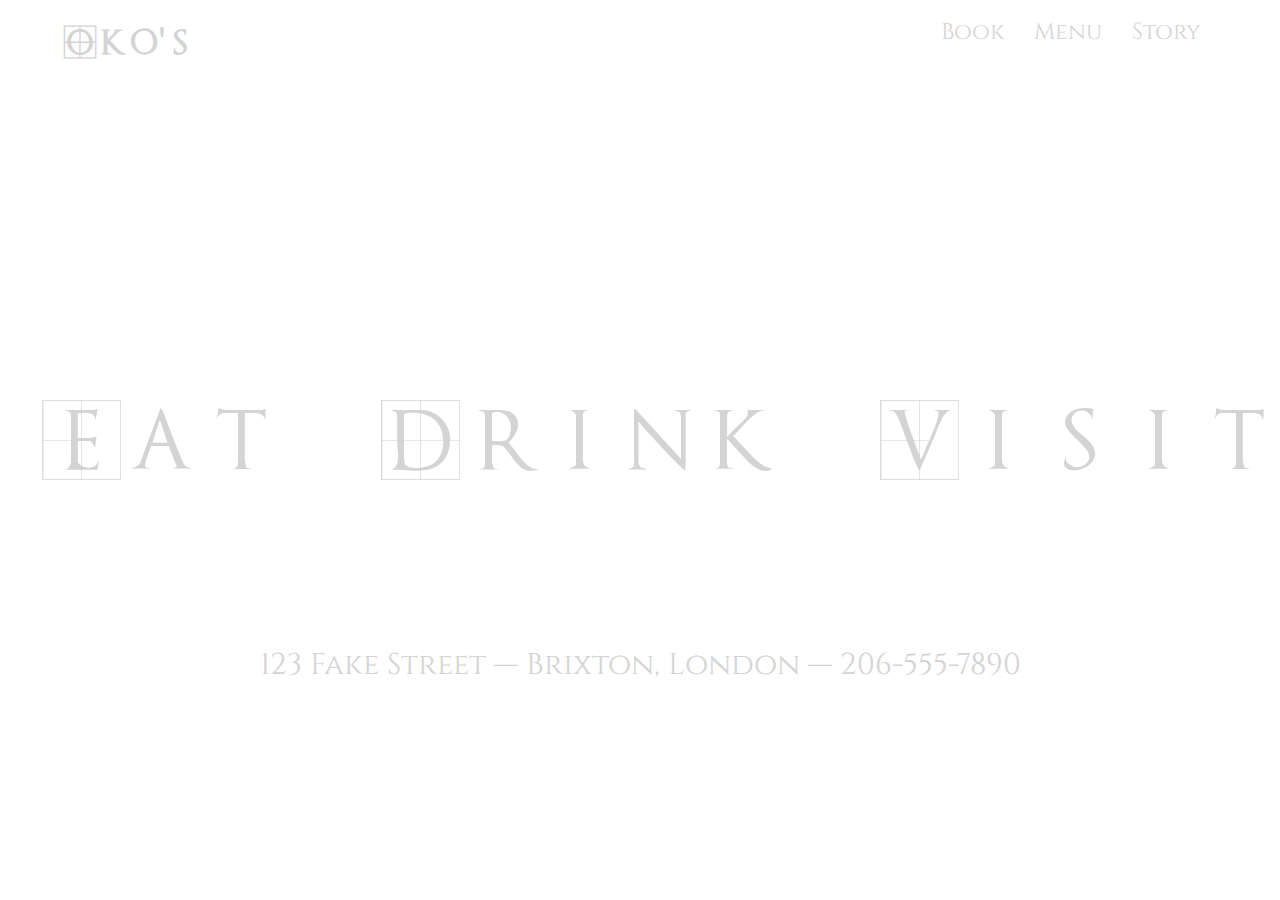
<file: index.html>
<!DOCTYPE html>
<html lang="en">
<head>
    <meta charset="UTF-8">
    <meta http-equiv="X-UA-Compatible" content="IE=edge">
    <meta name="viewport" content="width=device-width, initial-scale=1.0">
    <title>Oko's</title>
    <link rel="stylesheet" href="./css/style.css">
    <script src='./scripts/script.js' defer></script>
</head>
<body class="home-page">
    <header>
        <a href="index.html"><h1 class="logo">Oko's</h1></a>
        <nav class="nav">
            <ul class="nav-menu">
                <li><a href="./book.html">Book</a></li>
                <li><a href="./foodMenu.html">Menu</a></li>
                <li><a href="./story.html">Story</a></li>
            </ul>
            <div class="hamburger">
                <span class="bar"></span>
                <span class="bar"></span>
                <span class="bar"></span>
            </div>
        </nav>
    </header>
    <main>
        <section class="home-banner">
            <ul>
                <li id="eat" class="eat"><a href="./foodMenu.html"><span>E</span>at</a></li>
                <li id='drink' class="drink"><a href="./drinkMenu.html"><span>D</span>rink</a></li>
                <li id='visit' class="visit"><a href="./book.html"><span>V</span>isit</a></li>
            </ul>
            <p>123 Fake Street — Brixton, London — 206-555-7890</p>
        </section>
    </main>
</body>
</html>
</file>
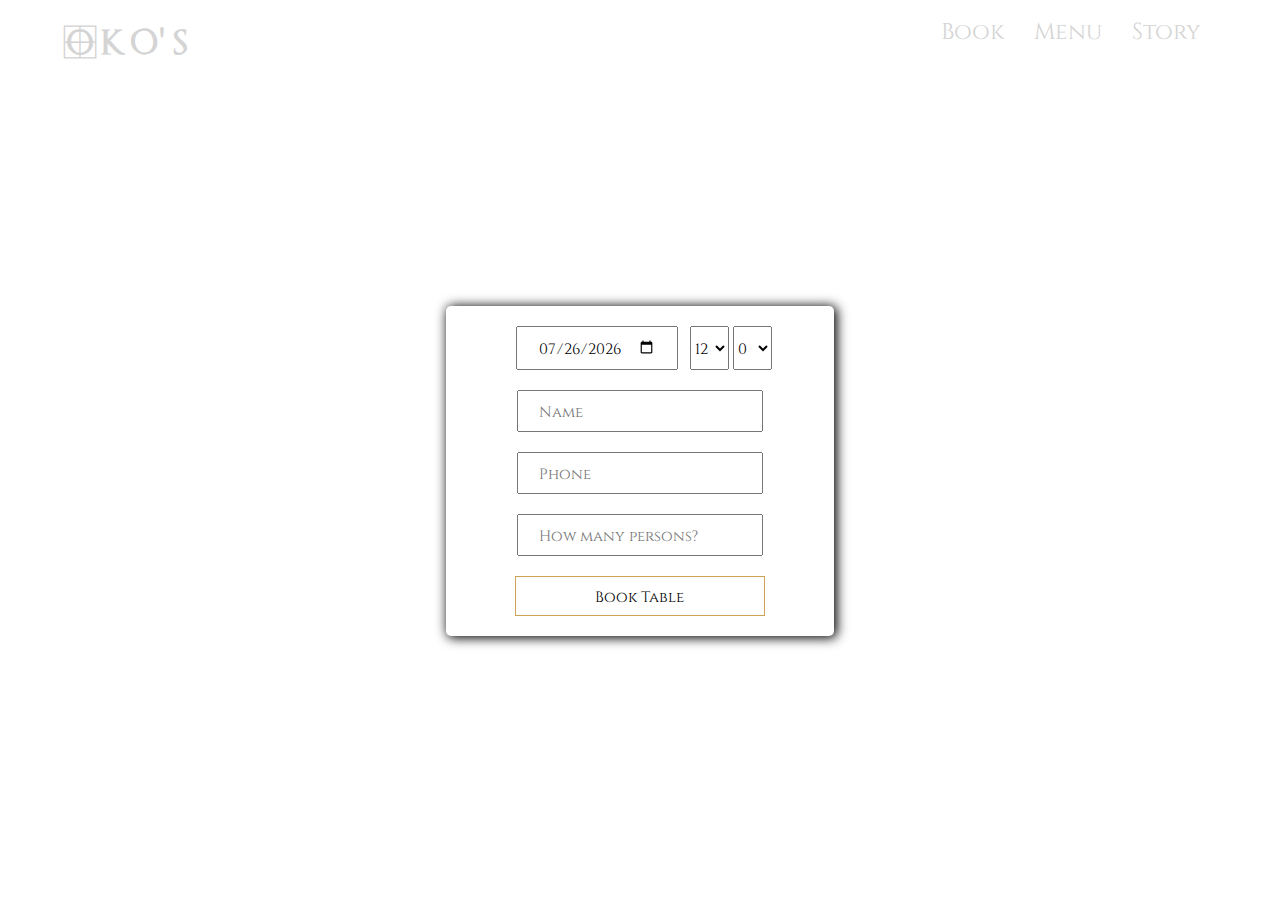
<file: book.html>
<!DOCTYPE html>
<html lang="en">
<head>
    <meta charset="UTF-8">
    <meta http-equiv="X-UA-Compatible" content="IE=edge">
    <meta name="viewport" content="width=device-width, initial-scale=1.0">
    <title>Document</title>
    <link rel="stylesheet" href="./css/style.css">
    <script defer src="./scripts/book.js"></script>
</head>
<body class="booking-page">
    <header>
        <a href="index.html"><h1 class="logo">Oko's</h1></a>
        <nav class="nav">
            <ul class="nav-menu">
                <li><a href="./book.html">Book</a></li>
                <li><a href="./foodMenu.html">Menu</a></li>
                <li><a href="./story.html">Story</a></li>
            </ul>
            <div class="hamburger">
                <span class="bar"></span>
                <span class="bar"></span>
                <span class="bar"></span>
            </div>
        </nav>
    </header>
    <main>
        <section class="booking-banner">
            <h2>Book your table now</h2>
            <artile class="booking-container">
                <!-- <figure class="form-image">
                </figure> -->
                <h2>Reservation</h2>
                <form id="myForm">
                    <input type="date" id="date" name="date"
                        value="" required>
                    <select name="hour" id="hour"></select>
                    <select name="minute" id="minute"></select>
                    <input type="text" id="fname" placeholder="Name" required>
                    <input type="number" id="phone" placeholder="Phone" required>
                    <input type="number" id="num-people" min="1" max="16" placeholder="How many persons?" required>
                    <button id="book-table" class="cta" type="submit" >Book Table</button>
                </form>
                <!-- Booking Modal -->
                <div id='myModal' class="modal">
                <!-- Modal content -->
                    <div id="modalC" class="modal-content">
                        <span class="close"></span>
                        <p>Thank you for your reservation, we will see you soon!</p>
                    </div>
                </div>
            </artile>
        </section>
    </main>
</body>
</html>
</file>
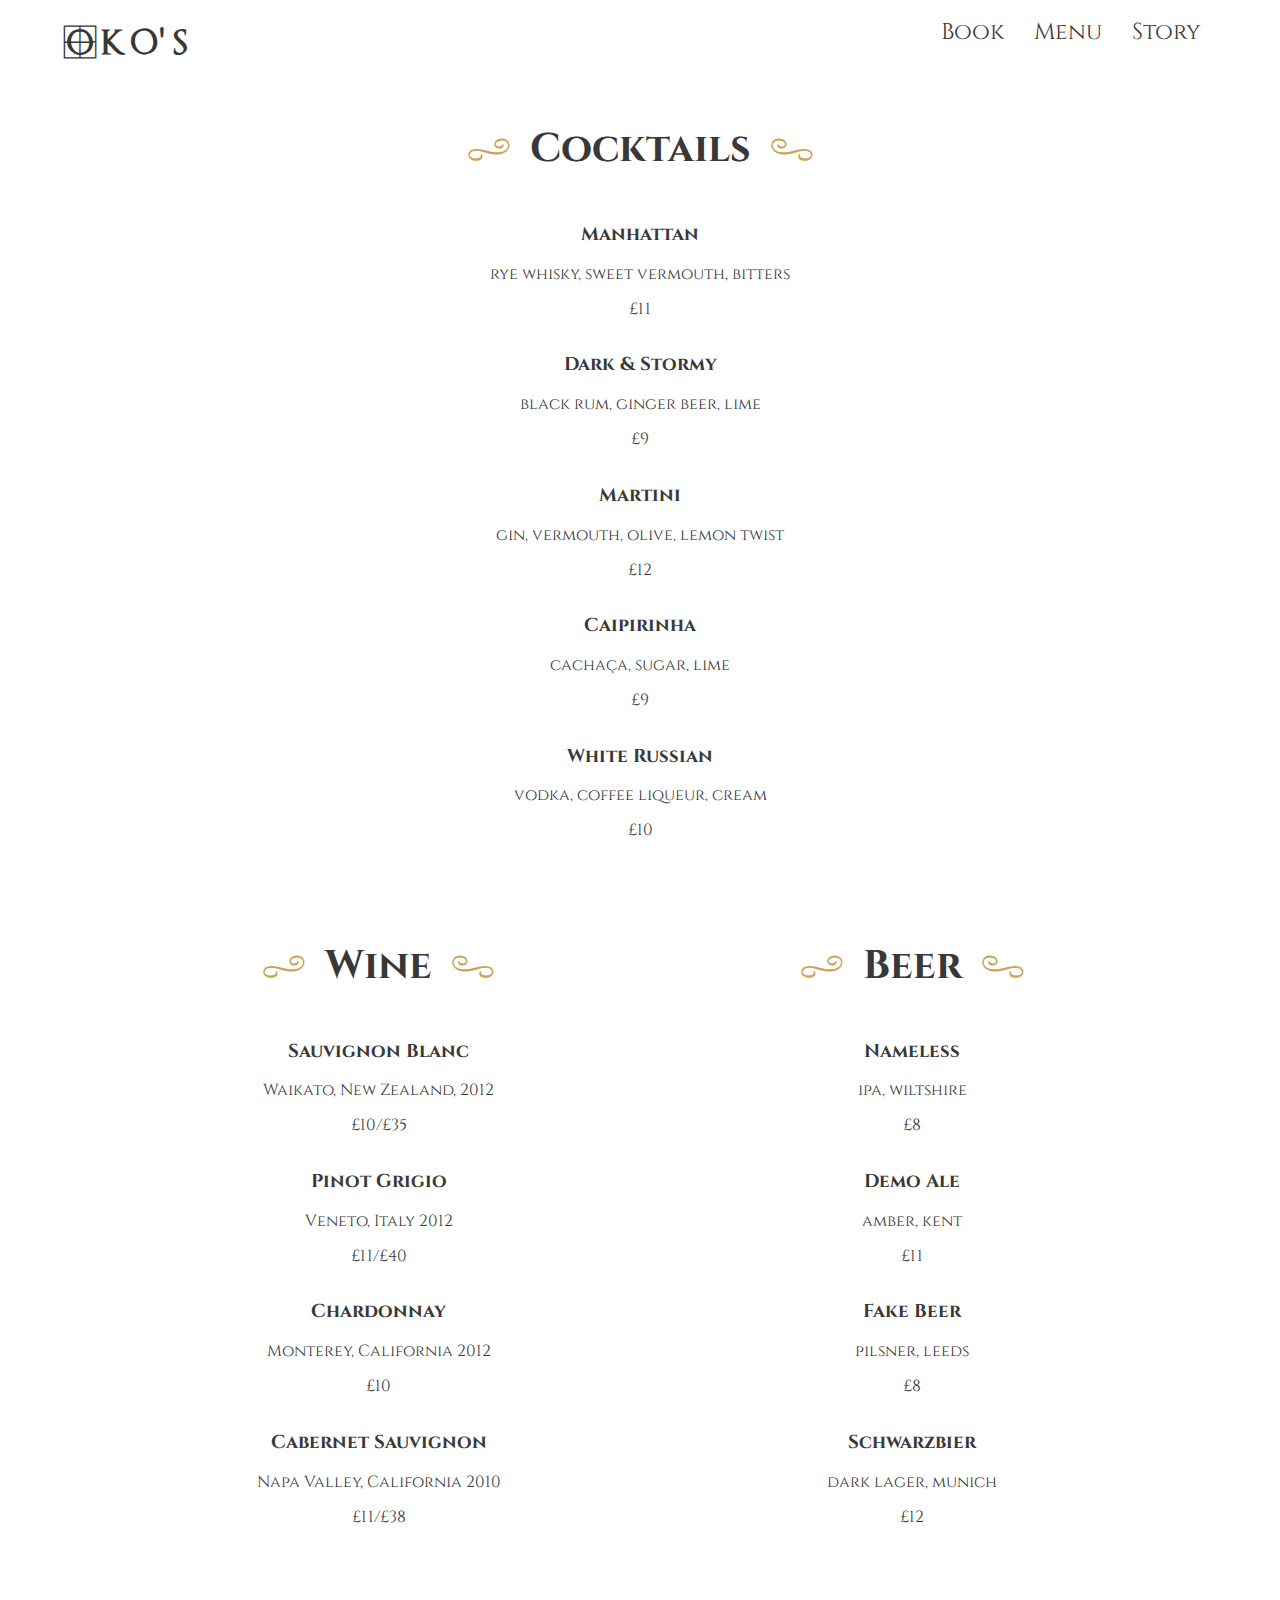
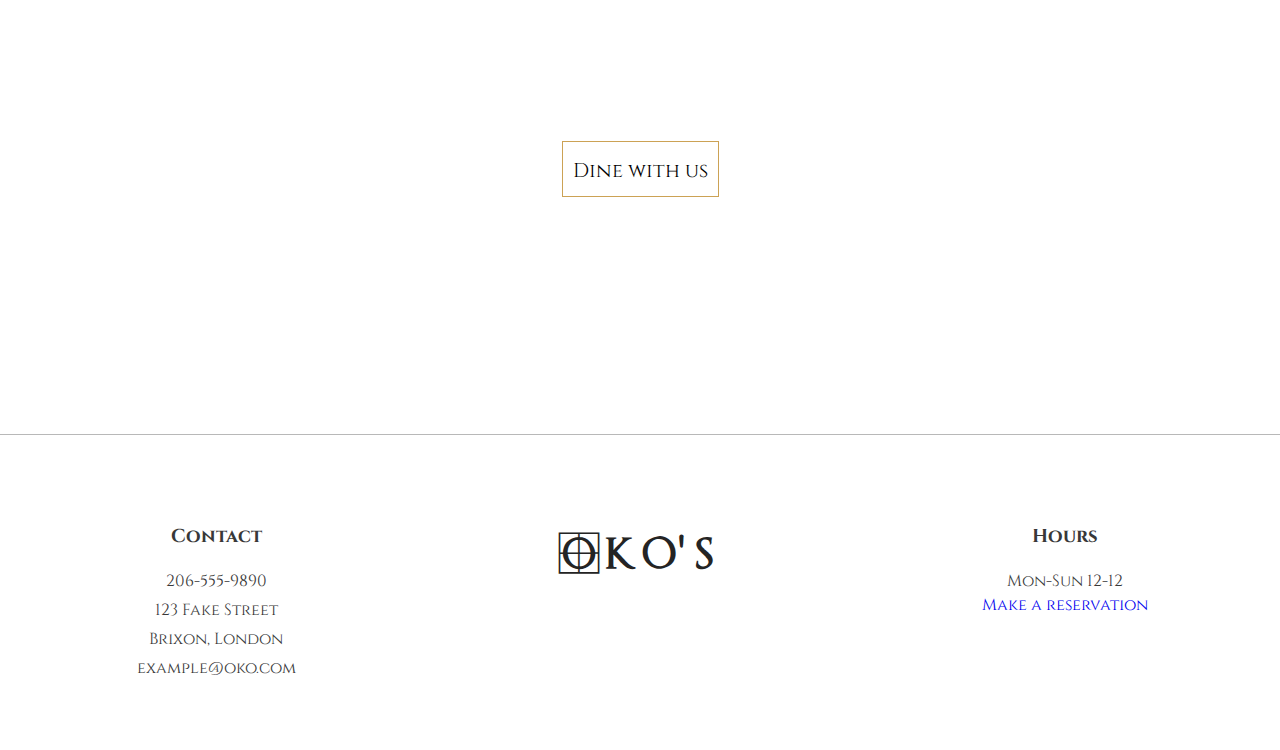
<file: drinkMenu.html>
<!DOCTYPE html>
<html lang="en">
<head>
    <meta charset="UTF-8">
    <meta http-equiv="X-UA-Compatible" content="IE=edge">
    <meta name="viewport" content="width=device-width, initial-scale=1.0">
    <title>Document</title>
    <link rel="stylesheet" href="./css/style.css">
    <script defer src="./scripts/menu.js"></script>
    

</head>
<body class="drinks-page">
    <header id="menu-header">
        <a href="index.html"><h1 id="menu-id" class="logo">Oko's</h1></a>
        <nav  class="nav">
            <ul class="nav-menu">
                <li><a href="./book.html">Book</a></li>
                <li><a href="./foodMenu.html">Menu</a></li>
                <li><a href="./story.html">Story</a></li>
            </ul>
            <div class="hamburger">
                <span class="bar"></span>
                <span class="bar"></span>
                <span class="bar"></span>
            </div>
        </nav>
    </header>
    <main class="drinks-main">
        <section class="cocktails">
            <h2 class="drink-type">Cocktails</h2>
            <article class="drink-item">
                <h3 class="drink-name">Manhattan</h3>
                <p class="drink-desc">rye whisky, sweet vermouth, bitters</p>
                <p class="drink-price">£11</p>
            </article>
            <article class="drink-item">
                <h3 class="drink-name">Dark & Stormy</h3>
                <p class="drink-desc">black rum, ginger beer, lime</p>
                <p class="drink-price">£9</p>
            </article>
            <article class="drink-item">
                <h3 class="drink-name">Martini</h3>
                <p class="drink-desc">gin, vermouth, olive, lemon twist</p>
                <p class="drink-price">£12</p>
            </article>
            <article class="drink-item">
                <h3 class="drink-name">Caipirinha</h3>
                <p class="drink-desc">cachaça, sugar, lime</p>
                <p class="drink-price">£9</p>
            </article>
            <article class="drink-item">
                <h3 class="drink-name">White Russian</h3>
                <p class="drink-desc">vodka, coffee liqueur, cream</p>
                <p class="drink-price">£10</p>
            </article>
        </section>
        <section class="wine-beer">
            <section class="wine">
                <h2 class="drink-type">Wine</h2>
                <article class="drink-item">
                    <h3 class="drink-name">Sauvignon Blanc</h3>
                    <p class="drink-desc">Waikato, New Zealand, 2012</p>
                    <p class="drink-price">£10/£35</p>
                </article>
                <article class="drink-item">
                    <h3 class="drink-name">Pinot Grigio</h3>
                    <p class="drink-desc">Veneto, Italy 2012</p>
                    <p class="drink-price">£11/£40</p>
                </article>
                <article class="drink-item">
                    <h3 class="drink-name">Chardonnay</h3>
                    <p class="drink-desc">Monterey, California 2012</p>
                    <p class="drink-price">£10</p>
                </article>
                <article class="drink-item">
                    <h3 class="drink-name">Cabernet Sauvignon</h3>
                    <p class="drink-desc">Napa Valley, California 2010</p>
                    <p class="drink-price">£11/£38</p>
                </article>
            </section>
            <section class="beer">
                <h2 class="drink-type">Beer</h2>
                <article class="drink-item">
                    <h3 class="drink-name">Nameless</h3>
                    <p class="drink-desc">ipa, wiltshire</p>
                    <p class="drink-price">£8</p>
                </article>
                <article class="drink-item">
                    <h3 class="drink-name">Demo Ale</h3>
                    <p class="drink-desc">amber, kent</p>
                    <p class="drink-price">£11</p>
                </article>
                <article class="drink-item">
                    <h3 class="drink-name">Fake Beer</h3>
                    <p class="drink-desc">pilsner, leeds</p>
                    <p class="drink-price">£8</p>
                </article>
                <article class="drink-item">
                    <h3 class="drink-name">Schwarzbier</h3>
                    <p class="drink-desc">dark lager, munich</p>
                    <p class="drink-price">£12</p>
                </article>
            </section>
        </section>
        <a href="./book.html">
            <button class="cta">Dine with us</button>
        </a>
    </main>
    <footer>
        <aside class="contact">
            <h3>Contact</h3>
            <p>206-555-9890</p>
            <p>123 Fake Street</p>
            <p>Brixon, London</p>
            <p>example@oko.com</p>
        </aside>
        <section id="footer-logo">
            <h1>Oko's</h1>
        </section>
        <aside class="hours">
            <h3>Hours</h3>
            <p>Mon-Sun 12-12</p>
            <a href="./book.html">Make a reservation</a>
        </aside>
    </footer>
</body>
</html>
</file>
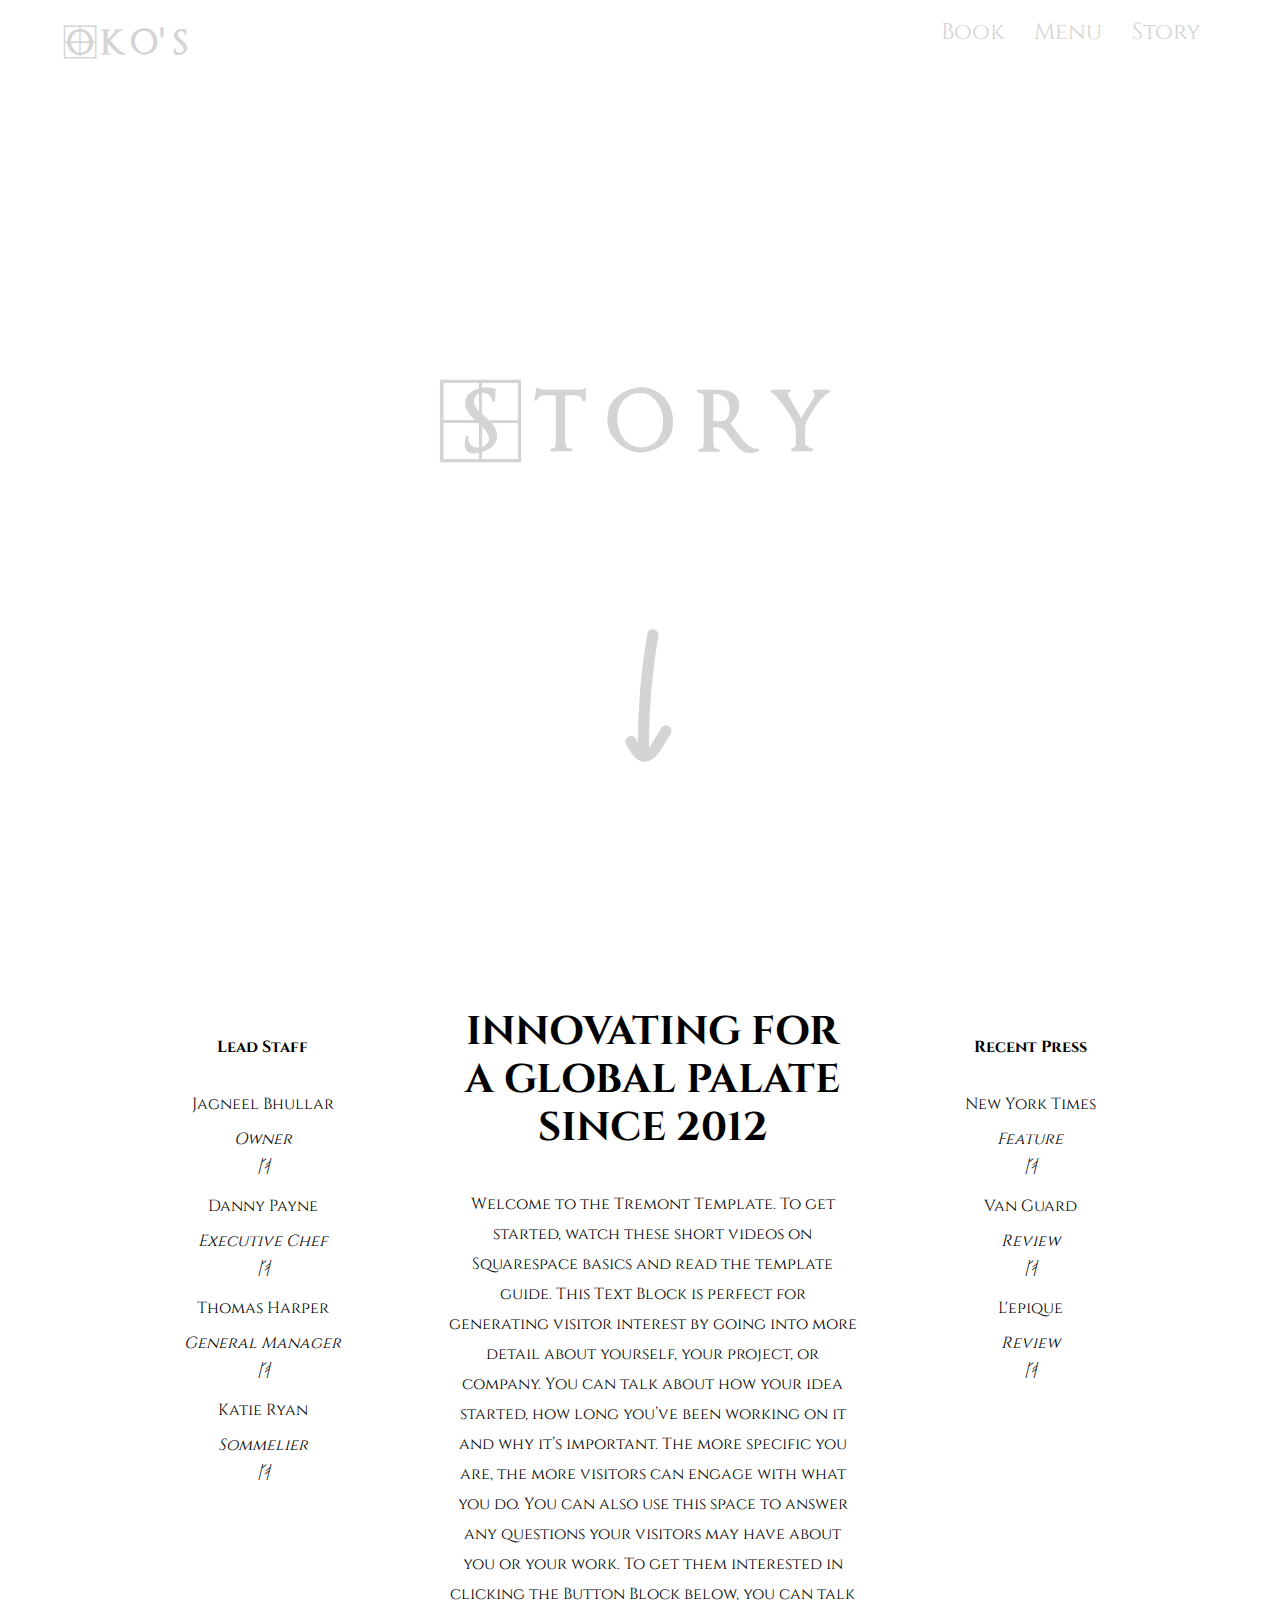
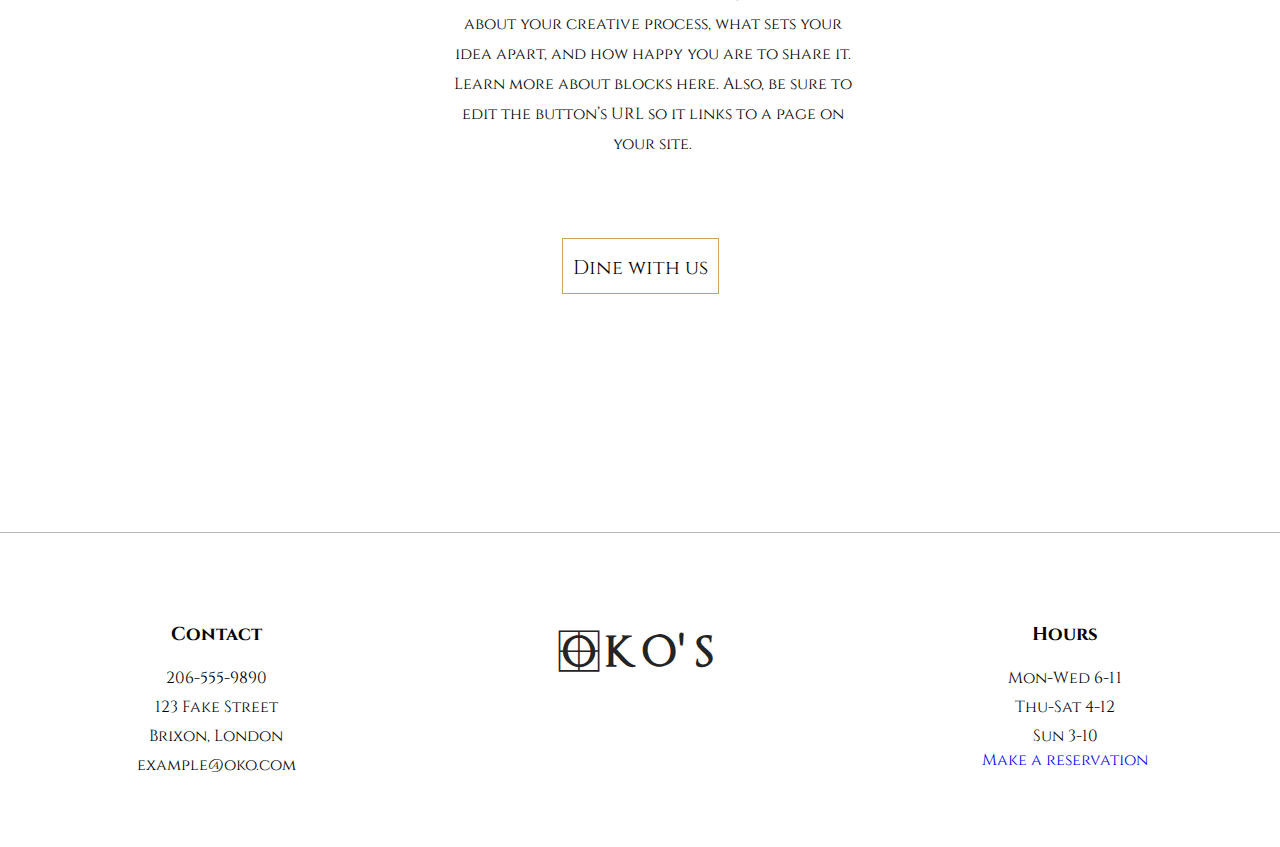
<file: story.html>
<!DOCTYPE html>
<html lang="en">
<head>
    <meta charset="UTF-8">
    <meta http-equiv="X-UA-Compatible" content="IE=edge">
    <meta name="viewport" content="width=device-width, initial-scale=1.0">
    <title>Story</title>
    <link rel="stylesheet" href="./css/style.css">
    <script src='./scripts/story.js' defer></script>
</head>
<body class="story-body">
    <section class="story-banner">
        <header>
            <a href="index.html"><h1 id="story-logo" class="logo">Oko's</h1></a>
            <nav class="nav">
                <ul class="nav-menu">
                    <li><a href="./book.html">Book</a></li>
                    <li><a href="./foodMenu.html">Menu</a></li>
                    <li><a href="./story.html">Story</a></li>
                </ul>
                <div class="hamburger">
                    <span class="bar"></span>
                    <span class="bar"></span>
                    <span class="bar"></span>
                </div>
            </nav>
        </header>
    <h2 id="banner-heading" class='show'>Story</h2>
    <h2 id="arrow" class="show">P</h2>
    </section>
    <main class="story-main">
        <section class="story-details">
            <aside class="staff">
                <h4>Lead Staff</h4>
                <p>Jagneel Bhullar</p>
                <em>Owner</em>
                <p>Danny Payne</p>
                <em>Executive Chef</em>
                <p>Thomas Harper</p>
                <em>General Manager</em>
                <p>Katie Ryan</p>
                <em>Sommelier</em>
            </aside>
            <article class="story-art">
                <h3>
                    INNOVATING FOR A GLOBAL PALATE SINCE 2012
                </h3>
                <p>Welcome to the Tremont Template. To get started, watch these short videos on Squarespace basics and read the template guide. This Text Block is perfect for generating visitor interest by going into more detail about yourself, your project, or company. You can talk about how your idea started, how long you’ve been working on it and why it’s important. The more specific you are, the more visitors can engage with what you do.
                    You can also use this space to answer any questions your visitors may have about you or your work. To get them interested in clicking the Button Block below, you can talk about your creative process, what sets your idea apart, and how happy you are to share it. Learn more about blocks here. Also, be sure to edit the button’s URL so it links to a page on your site.</p>
            </article>
            <aside class="press">
                <h4>Recent Press</h4>
                <p>New York Times</p>
                <em>Feature</em>
                <p>Van Guard</p>
                <em>Review</em>
                <p>L'epique</p>
                <em>Review</em>
            </aside>
        </section>
        <a href="./book.html">
            <button class="cta">Dine with us</button>
        </a>
    </main>
    <footer>
        <aside class="contact">
            <h3>Contact</h3>
            <p>206-555-9890</p>
            <p>123 Fake Street</p>
            <p>Brixon, London</p>
            <p>example@oko.com</p>
        </aside>
        <section id="footer-logo">
            <h1>Oko's</h1>
        </section>
        <aside class="hours">
            <h3>Hours</h3>
            <p>Mon-Wed 6-11</p>
            <p>Thu-Sat 4-12</p>
            <p>Sun 3-10</p>
            <a href="./book.html">Make a reservation</a>
        </aside>
    </footer>
</body>
</html>
</file>
<file: css/style.css>
@import "./fonts.css";

/* Set keyframes */

@keyframes fadeIn {
    from {
        opacity: 0;
    }

    to {
        opacity: 1;
    }
}

body {
    margin: 0;
}

/* Home Page */

.hamburger {
    display: flex;
    justify-content: space-between;
    align-items: center;
    padding: 1rem 1.5rem;
}

.hamburger {
    display: none;
}

.bar {
    display: block;
    width: 25px;
    height: 3px;
    margin: 5px auto;
    -webkit-transition: all 0.3s ease-in-out;
    transition: all 0.3s ease-in-out;
    background-color: rgb(212, 212, 212);
}

.home-page {
    background-image: url('https://images.unsplash.com/photo-1571866735550-7b1ae3bdb144?ixlib=rb-4.0.3&ixid=MnwxMjA3fDB8MHxwaG90by1wYWdlfHx8fGVufDB8fHx8&auto=format&fit=crop&w=2670&q=80');
    background-repeat: no-repeat;
    background-size: cover;
    background-attachment: fixed;
    animation: fadeIn 1s;
    transition: 0.35s ease;
}

.home-page-eat {
    background-image: url('https://images.unsplash.com/photo-1541921671-aef0a20d0787?ixlib=rb-4.0.3&ixid=MnwxMjA3fDB8MHxwaG90by1wYWdlfHx8fGVufDB8fHx8&auto=format&fit=crop&w=2286&q=80');
    background-repeat: no-repeat;
    background-attachment: fixed;
    background-size: cover;
    background-position: center;
    transition: 0.35s ease;
}

.home-page-drink {
    background-image: url('https://images.unsplash.com/photo-1514361892635-6b07e31e75f9?ixlib=rb-4.0.3&ixid=MnwxMjA3fDB8MHxwaG90by1wYWdlfHx8fGVufDB8fHx8&auto=format&fit=crop&w=2670&q=80');
    background-repeat: no-repeat;
    background-attachment: fixed;
    background-size: cover;
    background-position: center;
    transition: 0.35s ease;
}

.home-page-visit {
    background-image: url('https://cdn.pixabay.com/photo/2022/08/13/00/14/restaurant-7382688_1280.jpg');
    background-repeat: no-repeat;
    background-attachment: fixed;
    background-size: cover;
    background-position: center;
    transition: 0.35s ease;
}

header {
    display: flex;
    justify-content: space-between;
    margin: 0 5%;
}

nav ul {
    display: flex;
}

nav ul a {
    position: relative;
    margin: 0 15px;
    font-size: 23px;
    color: rgb(212, 212, 212);
    font-family: 'Cinzel';

}

h1 {
    font-family: 'Bricks';
    color: rgb(212, 212, 212);
}

a {
    text-decoration: none;
}

li {
    list-style: none;
    position: relative;
}

.home-banner {
    display: flex;
    justify-content: center;
    align-items: center;
    flex-direction: column;
    margin-top: 22%;
}

.home-banner ul {
    display: flex;
}

.home-banner ul a {
    font-family: 'Bricks';
    font-size: 5em;
    color: rgb(212, 212, 212);
    margin: 0 50px;
}

.home-banner ul a:hover>span {
    font-family: 'BricksInvers';
}

.home-banner p {
    color: rgb(212, 212, 212);
    font-size: 30px;
    font-family: 'Cinzel';
    margin-top: 10%;
}

li ::before {
    content: '';
    position: absolute;
    left: 0;
    bottom: 0;
    right: 0;
    height: 1px;
    z-index: -1;
    background-color: #E5E7eb;
    transition: 300ms ease-in-out;
    transform-origin: bottom;
    transform: scaleX(0);
}

li a:hover::before {
    transform: scaleX(1);
}

@media (max-width: 1210px) {
    .home-banner ul {
        flex-direction: column;
        text-align: center;
    }

    .home-banner p {
        font-size: 15px;
    }
}

@media only screen and (max-width: 768px) {
    .nav-menu {
        position: fixed;
        color: white;
        left: -100%;
        top: 5rem;
        flex-direction: column;
        justify-content: center;
        align-items: center;
        background-color: rgb(56, 56, 56);
        width: 100%;
        border-radius: 0 10px 10px 0;
        text-align: center;
        transition: 0.3s;
        box-shadow:
            0 10px 27px rgba(0, 0, 0, 0.05);
    }

    .nav-menu.active {
        left: 0;
    }

    .nav-item {
        margin: 2.5rem 0;
    }

    .hamburger {
        display: block;
        cursor: pointer;
    }

    .hamburger.active .bar:nth-child(2) {
        opacity: 0;
    }

    .hamburger.active .bar:nth-child(1) {
        transform: translateY(8px) rotate(45deg);
    }

    .hamburger.active .bar:nth-child(3) {
        transform: translateY(-8px) rotate(-45deg);
    }

}

/* -----------------------------------Menu----------------------------------- */

.menu-page,
.drinks-page {
    background-color: white;
    font-family: 'Cinzel';
    animation: fadeIn 1s;
    color: rgb(56, 56, 56);
}

.menu-main,
.drinks-main {
    display: flex;
    flex-direction: column;
    align-items: center;
}

.menu-main h2 {
    font-size: 40px;
    font-family: 'CinzelBold';
}

.menu-main h2::before,
.drink-type::before {
    content: 'K';
    font-family: 'Nymph';
    padding-right: 20px;
    color: rgb(204, 162, 85);
}

.menu-main h2::after,
.drink-type::after {
    content: 'L';
    font-family: 'Nymph';
    padding-left: 20px;
    color: rgb(204, 162, 85);
    ;
}

#menu-header a,
#menu-id {
    color: rgb(56, 56, 56);
}

summary h3 {
    font-family: 'Cinzel';
    font-weight: 500;
}

.starters,
.dessert {
    background-color: white;
    width: 60%;
    display: flex;
    flex-direction: column;
    align-items: center;
    justify-content: center;
    padding-bottom: 40px;
    margin-bottom: 60px;
    text-align: center;
}

figure,
figure p {
    display: flex;
    flex-direction: column;
    align-items: center;
    transition: 1s ease;
    text-align: center;
}

details[open] figure {
    animation: sweep-in 0.4s ease-in;
}

@keyframes sweep-in {
    0% {
        transform: translateY(-60px);
        opacity: 0;
    }

    100% {
        opacity: 1;
    }
}

@keyframes sweep-out {
    0% {
        opacity: 1;
        transform: translateY(0px);
    }

    100% {
        opacity: 0;
        transform: translateY(-60px);
    }
}


details summary {
    list-style: none;
    display: flex;
    flex-direction: column;
    align-items: center;
    cursor: pointer;
}

details img {
    width: 400px;
    height: 200px;
    object-fit: cover;
    margin-bottom: 10px;
    border-radius: 5px;
}

summary p {
    margin: 0;
}

summary h3::before {
    content: 'ko';
    font-family: 'Runic';
    margin-right: 10px;
}

summary h3::after {
    content: 'ko';
    font-family: 'Runic';
    margin-left: 10px;

}


.mains {
    background-color: white;
    width: 100%;
    padding-bottom: 40px;
    margin-bottom: 60px;
    display: flex;
    flex-direction: column;
    align-items: center;
}

.mains-menu {
    width: 100%;
    display: flex;
    justify-content: space-evenly;
    text-align: center;
}

.mains-menu aside {
    max-width: 215px;
}

.mains-menu details {
    position: relative;
}

.mains-menu figure {
    margin-left: 0;
    margin-right: 0;
}

.mains-menu figure p {
    width: 25em;
}

.cocktails,
.wine,
.beer {
    display: flex;
    flex-direction: column;
    align-items: center;
    text-align: center;
}

.wine,
.beer {
    padding: 50px 150px 200px 150px;
}

.wine-beer {
    display: flex;
    flex-direction: row;
}

.drink-type {
    font-size: 40px;
}

@media (max-width: 1010px) {
    .mains-menu {
        flex-direction: column;
        justify-content: center;
        align-items: center;
    }

    .mains-menu aside {
        margin-bottom: 2em;

    }

    .mains-menu aside::after {
        content: '';
        height: 100px;
    }

    .mains-menu aside::after {
        content: 'o p';
        flex-wrap: nowrap;
        font-family: 'Nymph';
        color: rgb(204, 162, 85);
        font-size: 50px;
    }

    .wine-beer {
        display: flex;
        flex-direction: column;
        padding: 10px;
    }

    .wine {
        padding-bottom: 0px;
    }

    .beer {
        padding-bottom: 50px;
    }
}

@media (max-width: 768px) {
    ul li a {
        color: white !important;
    }
}

/* -----------------------------------Story----------------------------------- */

.story-body {
    animation: fadeIn 1s;
}

.story-main {
    display: flex;
    flex-direction: column;
    justify-content: center;
    align-items: center;
}

#story-logo {
    font-size: 2em;
}

@keyframes MoveUpDown {

    0%,
    100% {
        transform: translateY(0);
    }

    50% {
        transform: translateY(50px);
    }
}


#arrow {
    font-family: 'Arrow';
    color: rgb(212, 212, 212);
    font-size: 140px;
    margin-top: 120px;
    animation: MoveUpDown 2s linear infinite;
}


.story-banner {
    background-image: url('https://images.unsplash.com/photo-1576237680582-75be01432ca6?ixlib=rb-4.0.3&ixid=MnwxMjA3fDB8MHxwaG90by1wYWdlfHx8fGVufDB8fHx8&auto=format&fit=crop&w=2670&q=80');
    object-fit: cover;
    background-attachment: fixed;
    height: 100vh;
}

.story-banner h2 {
    font-family: 'Bricks';
    color: rgb(212, 212, 212);
    font-size: 80px;
    text-align: center;
    margin-top: 10%;
    margin-bottom: 10px;

}

.story-details {
    display: flex;
    justify-content: space-evenly;
    padding: 5% 10%;
    font-family: 'Cinzel';
}

.story-details h3,
.story-details h4 {
    font-weight: 700;
}

.story-details aside,
.story-details aside em {
    display: flex;
    flex-direction: column;
    justify-content: center;
    align-items: center;
}

.story-details aside em::after {
    content: 'ko';
    font-family: 'Runic';
    margin-top: 10px;
}

.story-details article {
    width: 40%;
    text-align: center;
    padding: 0 5%;
}

.story-details article h3 {
    font-size: 40px;
}

.story-details article p {
    line-height: 30px;
}

.press,
.staff {
    align-self: flex-start;
    margin-top: 5%;
}

.cta {
    font-family: 'Cinzel';
    font-size: 20px;
    margin-bottom: 70%;
    background-color: transparent;
    padding: 15px 10px;
    cursor: pointer;
    border: 1px solid rgb(204, 162, 85);
}

.cta:hover {
    background-color: rgb(204, 162, 85);
    color: white;
    transition: 0.25s;
}

/* Scroll animation */

.hidden {
    opacity: 0;
    transition: all 1s;
    transform: translateY(-150px);
}

.show {
    opacity: 1;
    transition: all 1s;
    transform: translateY(150px);
}

@media (max-width: 1000px) {
    .story-details {
        display: flex;
        flex-direction: column;
        align-items: center;
        justify-content: center;
        width: 90%;
    }

    .staff,
    .press {
        display: none !important;
    }

    .story-details article {
        width: 80%;
    }
}

/* -----------------------------------Booking----------------------------------- */
.booking-page {
    background-image: url('https://images.unsplash.com/photo-1570560258879-af7f8e1447ac?ixlib=rb-4.0.3&ixid=MnwxMjA3fDB8MHxwaG90by1wYWdlfHx8fGVufDB8fHx8&auto=format&fit=crop&w=2274&q=80');
    background-size: cover;
    background-attachment: fixed;
    background-repeat: no-repeat;
}

.booking-container {
    display: flex;
    flex-direction: column;
    justify-content: center;
    align-items: center;
}

form {
    display: flex;
    min-width: 300px;
    max-width: 368px;
    flex-wrap: wrap;
    background-color: white;
    border-radius: 5px;
    padding: 10px;
    justify-content: center;
    box-shadow: black 2px 1px 12px 1px;
}

select {
    height: 44px;
    margin: 10px 2px;
    font-family: 'Cinzel';
    font-size: 15px;

}

input,
#book-table {
    padding: 10px 20px;
    margin: 10px 10px;
    font-family: 'Cinzel';
    font-size: 15px;
    width: 55%;
}

#date {
    width: 32%;
}

#book-table {
    font-size: 15px;
    width: 68%;
}



.booking-banner h2 {
    font-family: 'Cinzel';
    color: white;
    text-align: center;
    padding-bottom: 40px;
    margin-bottom: 20px;
}

/* The Modal (background) */
#myModal {
    display: none;
    /* Hidden by default */
    position: fixed;
    /* Stay in place */
    z-index: 1;
    /* Sit on top */
    left: 0;
    top: 0;
    width: 100%;
    /* Full width */
    height: 100%;
    /* Full height */
    overflow: auto;
    /* Enable scroll if needed */
    background-color: rgb(0, 0, 0);
    /* Fallback color */
    background-color: rgba(0, 0, 0, 0.4);
    /* Black w/ opacity */
}

/* Modal Content/Box */
.modal-content {
    display: none;
    background-color: #fefefe;
    margin: 15% auto;
    /* 15% from the top and centered */
    padding: 20px;
    border: 1px solid #888;
    width: 30%;
    /* Could be more or less, depending on screen size */
    font-family: 'Cinzel';
    text-align: center;
}

/* The Close Button */
.close {
    color: #aaa;
    float: right;
    font-size: 28px;
    font-weight: bold;
}

.close:hover,
.close:focus {
    color: black;
    text-decoration: none;
    cursor: pointer;
}




/* -----------------------------------Footer----------------------------------- */


footer {
    font-family: 'Cinzel';
    display: flex;
    justify-content: space-around;
    border-top: solid rgb(184, 184, 184) 1px;
    border-width: 60%;
    margin-top: 10%;
}

.contact,
.hours,
.contact p,
.hours p {
    display: flex;
    flex-direction: column;
    align-items: center;
    margin: 5px;
}

#footer-logo h1 {
    color: rgb(36, 36, 36);
    font-size: 40px;
}

footer aside,
footer section {
    padding-top: 5%;
    padding-bottom: 5%
}

@media (max-width: 700px) {
    footer {
        display: flex;
        flex-direction: column;
        align-items: center;
    }
}
</file>
